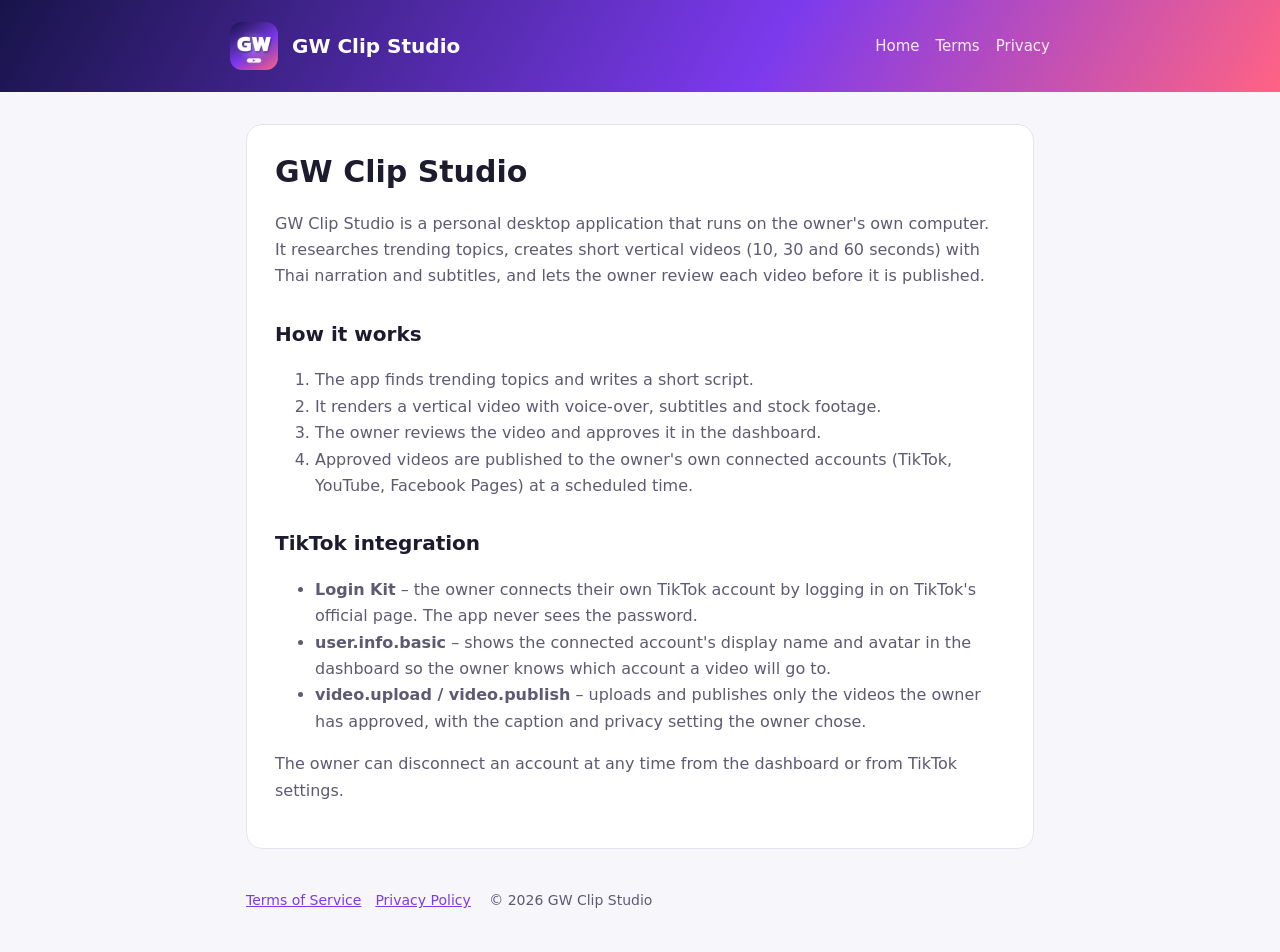
<file: index.html>
<!doctype html>
<html lang="en">
<head>
<meta charset="utf-8">
<meta name="viewport" content="width=device-width, initial-scale=1">
<title>GW Clip Studio</title>
<meta name="description" content="GW Clip Studio is a personal desktop tool that creates short videos and publishes them to the owner's own social media accounts.">
<link rel="icon" href="icon.png">
<link rel="stylesheet" href="style.css">
</head>
<body>
<header><div class="in"><img src="icon.png" alt="GW"><a href="./">GW Clip Studio</a>
  <nav><a href="./">Home</a><a href="terms.html">Terms</a><a href="privacy.html">Privacy</a></nav></div></header>
<main><div class="card">
  <h1>GW Clip Studio</h1>
  <p>GW Clip Studio is a personal desktop application that runs on the owner's own computer. It researches trending topics, creates short vertical videos (10, 30 and 60 seconds) with Thai narration and subtitles, and lets the owner review each video before it is published.</p>
  <h2>How it works</h2>
  <ol>
    <li>The app finds trending topics and writes a short script.</li>
    <li>It renders a vertical video with voice-over, subtitles and stock footage.</li>
    <li>The owner reviews the video and approves it in the dashboard.</li>
    <li>Approved videos are published to the owner's own connected accounts (TikTok, YouTube, Facebook Pages) at a scheduled time.</li>
  </ol>
  <h2>TikTok integration</h2>
  <ul>
    <li><b>Login Kit</b> – the owner connects their own TikTok account by logging in on TikTok's official page. The app never sees the password.</li>
    <li><b>user.info.basic</b> – shows the connected account's display name and avatar in the dashboard so the owner knows which account a video will go to.</li>
    <li><b>video.upload / video.publish</b> – uploads and publishes only the videos the owner has approved, with the caption and privacy setting the owner chose.</li>
  </ul>
  <p>The owner can disconnect an account at any time from the dashboard or from TikTok settings.</p>
</div></main>
<footer><a href="terms.html">Terms of Service</a><a href="privacy.html">Privacy Policy</a> © 2026 GW Clip Studio</footer>
</body>
</html>
</file>
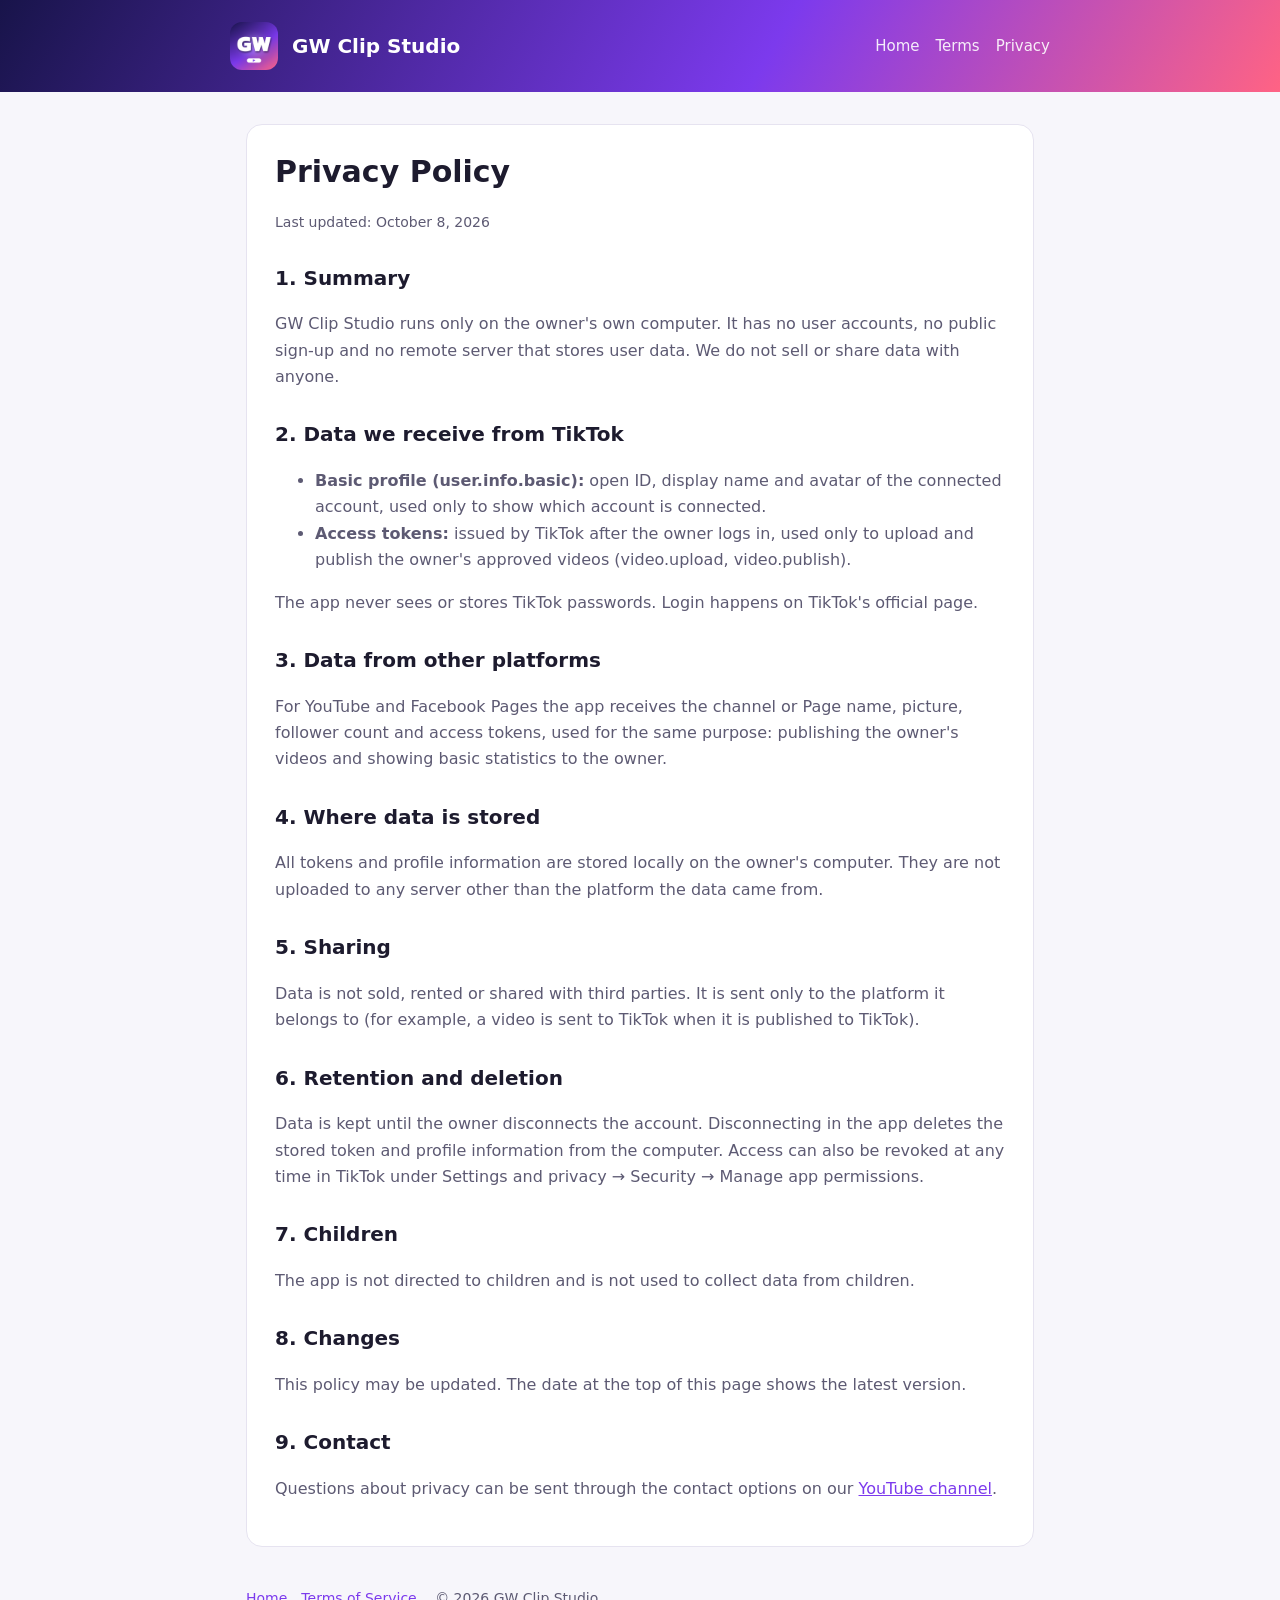
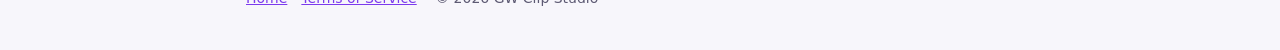
<file: privacy.html>
<!doctype html>
<html lang="en">
<head>
<meta charset="utf-8">
<meta name="viewport" content="width=device-width, initial-scale=1">
<title>Privacy Policy – GW Clip Studio</title>
<link rel="icon" href="icon.png">
<link rel="stylesheet" href="style.css">
</head>
<body>
<header><div class="in"><img src="icon.png" alt="GW"><a href="./">GW Clip Studio</a>
  <nav><a href="./">Home</a><a href="terms.html">Terms</a><a href="privacy.html">Privacy</a></nav></div></header>
<main><div class="card">
  <h1>Privacy Policy</h1>
  <p class="updated">Last updated: October 8, 2026</p>

  <h2>1. Summary</h2>
  <p>GW Clip Studio runs only on the owner's own computer. It has no user accounts, no public sign-up and no remote server that stores user data. We do not sell or share data with anyone.</p>

  <h2>2. Data we receive from TikTok</h2>
  <ul>
    <li><b>Basic profile (user.info.basic):</b> open ID, display name and avatar of the connected account, used only to show which account is connected.</li>
    <li><b>Access tokens:</b> issued by TikTok after the owner logs in, used only to upload and publish the owner's approved videos (video.upload, video.publish).</li>
  </ul>
  <p>The app never sees or stores TikTok passwords. Login happens on TikTok's official page.</p>

  <h2>3. Data from other platforms</h2>
  <p>For YouTube and Facebook Pages the app receives the channel or Page name, picture, follower count and access tokens, used for the same purpose: publishing the owner's videos and showing basic statistics to the owner.</p>

  <h2>4. Where data is stored</h2>
  <p>All tokens and profile information are stored locally on the owner's computer. They are not uploaded to any server other than the platform the data came from.</p>

  <h2>5. Sharing</h2>
  <p>Data is not sold, rented or shared with third parties. It is sent only to the platform it belongs to (for example, a video is sent to TikTok when it is published to TikTok).</p>

  <h2>6. Retention and deletion</h2>
  <p>Data is kept until the owner disconnects the account. Disconnecting in the app deletes the stored token and profile information from the computer. Access can also be revoked at any time in TikTok under Settings and privacy → Security → Manage app permissions.</p>

  <h2>7. Children</h2>
  <p>The app is not directed to children and is not used to collect data from children.</p>

  <h2>8. Changes</h2>
  <p>This policy may be updated. The date at the top of this page shows the latest version.</p>

  <h2>9. Contact</h2>
  <p>Questions about privacy can be sent through the contact options on our <a href="https://www.youtube.com/@legendstoryteller888">YouTube channel</a>.</p>
</div></main>
<footer><a href="./">Home</a><a href="terms.html">Terms of Service</a> © 2026 GW Clip Studio</footer>
</body>
</html>
</file>
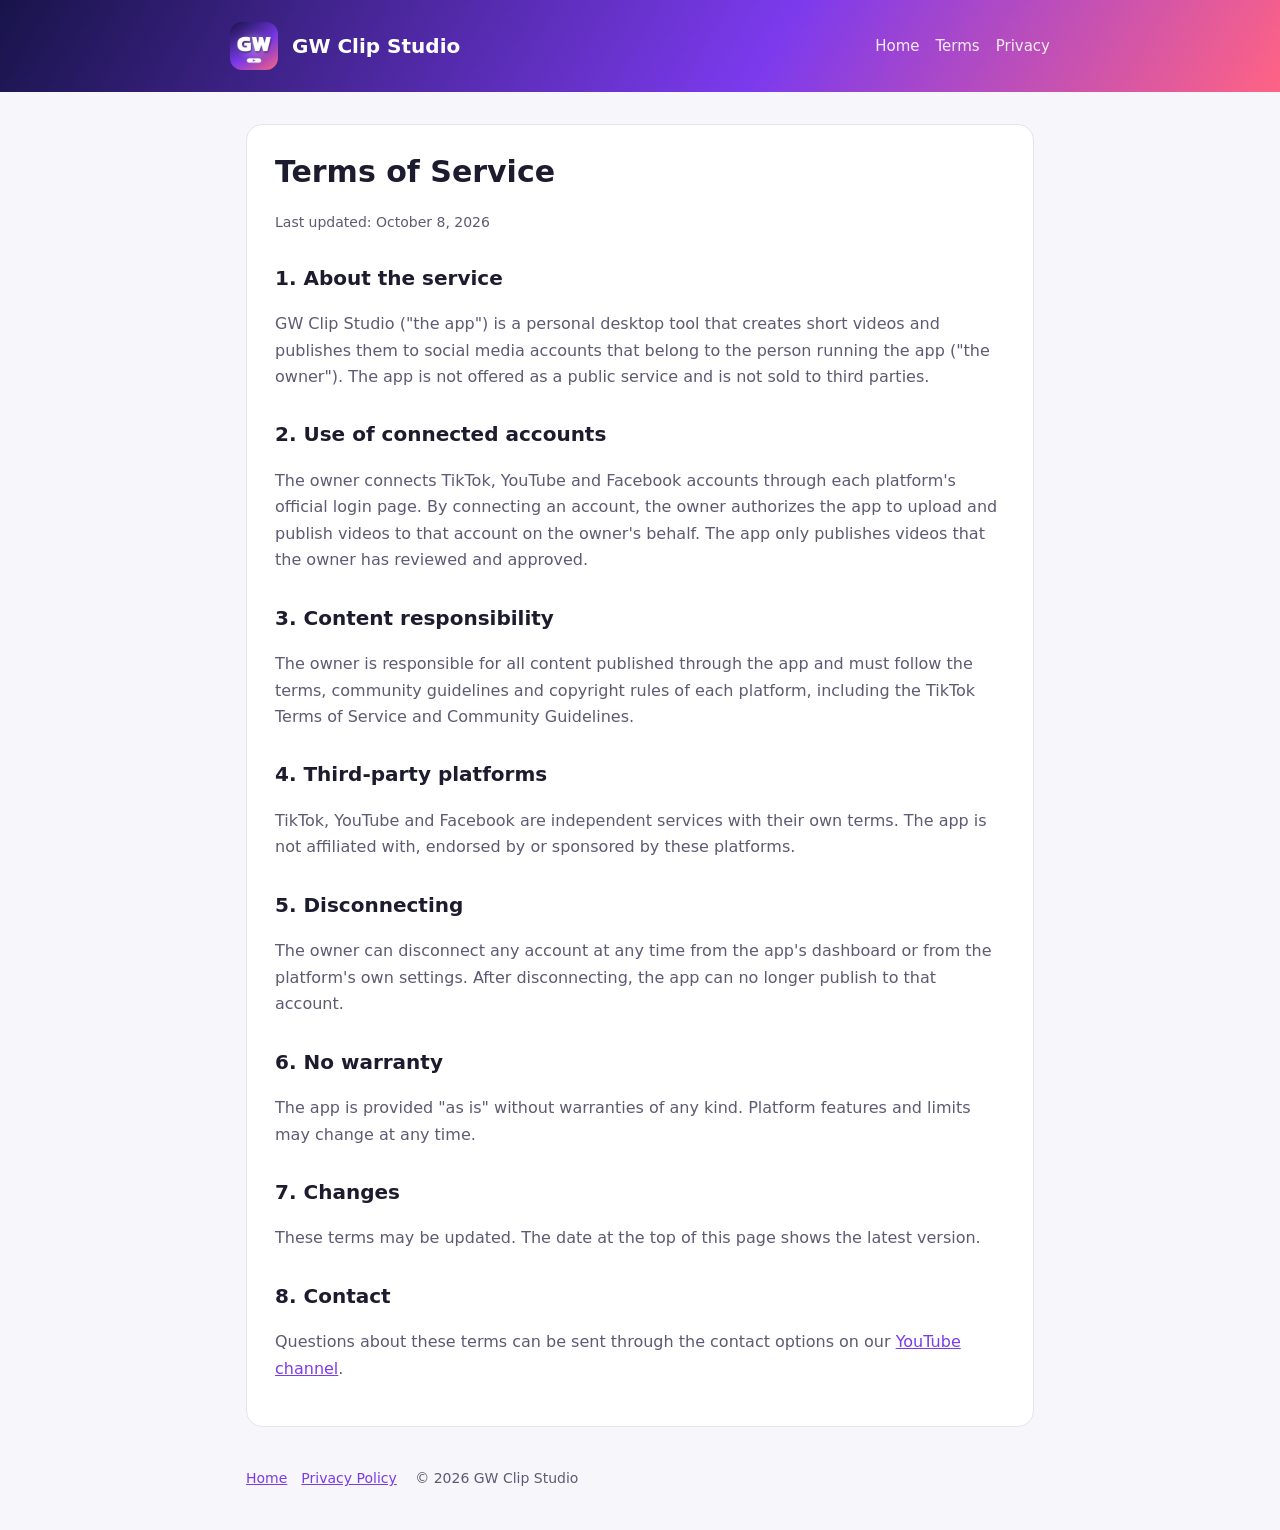
<file: terms.html>
<!doctype html>
<html lang="en">
<head>
<meta charset="utf-8">
<meta name="viewport" content="width=device-width, initial-scale=1">
<title>Terms of Service – GW Clip Studio</title>
<link rel="icon" href="icon.png">
<link rel="stylesheet" href="style.css">
</head>
<body>
<header><div class="in"><img src="icon.png" alt="GW"><a href="./">GW Clip Studio</a>
  <nav><a href="./">Home</a><a href="terms.html">Terms</a><a href="privacy.html">Privacy</a></nav></div></header>
<main><div class="card">
  <h1>Terms of Service</h1>
  <p class="updated">Last updated: October 8, 2026</p>

  <h2>1. About the service</h2>
  <p>GW Clip Studio ("the app") is a personal desktop tool that creates short videos and publishes them to social media accounts that belong to the person running the app ("the owner"). The app is not offered as a public service and is not sold to third parties.</p>

  <h2>2. Use of connected accounts</h2>
  <p>The owner connects TikTok, YouTube and Facebook accounts through each platform's official login page. By connecting an account, the owner authorizes the app to upload and publish videos to that account on the owner's behalf. The app only publishes videos that the owner has reviewed and approved.</p>

  <h2>3. Content responsibility</h2>
  <p>The owner is responsible for all content published through the app and must follow the terms, community guidelines and copyright rules of each platform, including the TikTok Terms of Service and Community Guidelines.</p>

  <h2>4. Third-party platforms</h2>
  <p>TikTok, YouTube and Facebook are independent services with their own terms. The app is not affiliated with, endorsed by or sponsored by these platforms.</p>

  <h2>5. Disconnecting</h2>
  <p>The owner can disconnect any account at any time from the app's dashboard or from the platform's own settings. After disconnecting, the app can no longer publish to that account.</p>

  <h2>6. No warranty</h2>
  <p>The app is provided "as is" without warranties of any kind. Platform features and limits may change at any time.</p>

  <h2>7. Changes</h2>
  <p>These terms may be updated. The date at the top of this page shows the latest version.</p>

  <h2>8. Contact</h2>
  <p>Questions about these terms can be sent through the contact options on our <a href="https://www.youtube.com/@legendstoryteller888">YouTube channel</a>.</p>
</div></main>
<footer><a href="./">Home</a><a href="privacy.html">Privacy Policy</a> © 2026 GW Clip Studio</footer>
</body>
</html>
</file>
<file: style.css>
:root { --bg: #f7f6fb; --card: #fff; --text: #1d1b2e; --muted: #5d5a73; --accent: #7c3aed; --border: #e6e3f0; }
@media (prefers-color-scheme: dark) {
  :root { --bg: #14121f; --card: #1d1a2c; --text: #eeeaf8; --muted: #a6a1bd; --accent: #a78bfa; --border: #2e2a42; }
}
* { box-sizing: border-box; }
body { margin: 0; background: var(--bg); color: var(--text); font: 16px/1.65 system-ui, -apple-system, "Segoe UI", sans-serif; }
header { background: linear-gradient(120deg, #18144a, #7c3aed 60%, #ff6384); color: #fff; padding: 22px 16px; }
header .in, main, footer { max-width: 820px; margin: 0 auto; }
header .in { display: flex; align-items: center; gap: 14px; }
header img { width: 48px; height: 48px; border-radius: 12px; }
header a { color: #fff; text-decoration: none; font-weight: 700; font-size: 20px; }
nav { margin-left: auto; display: flex; gap: 16px; flex-wrap: wrap; }
nav a { font-size: 15px; font-weight: 500; opacity: .9; }
main { padding: 32px 16px; }
.card { background: var(--card); border: 1px solid var(--border); border-radius: 16px; padding: 28px; }
h1 { margin-top: 0; font-size: 30px; line-height: 1.25; }
h2 { font-size: 20px; margin-top: 28px; }
p, li { color: var(--muted); }
a { color: var(--accent); }
.updated { font-size: 14px; }
footer { padding: 8px 16px 40px; font-size: 14px; color: var(--muted); }
footer a { margin-right: 14px; }
</file>
